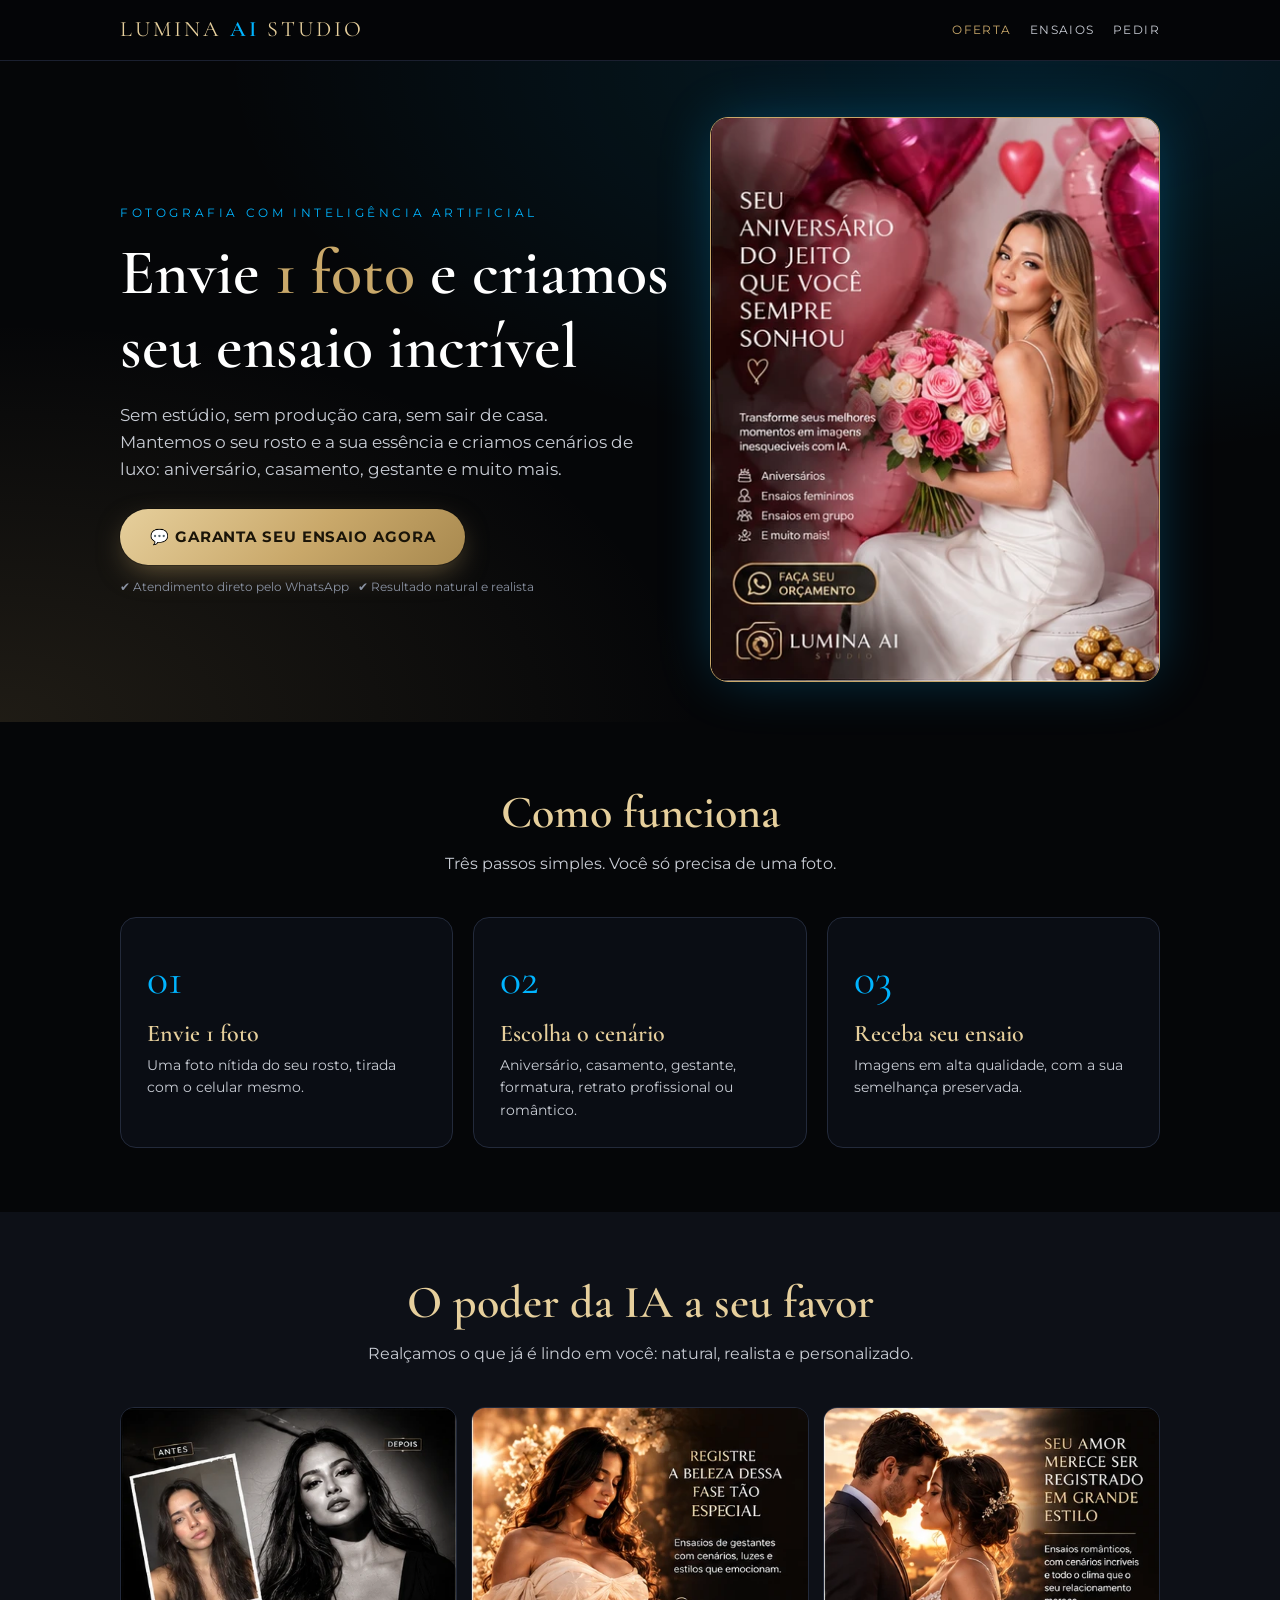
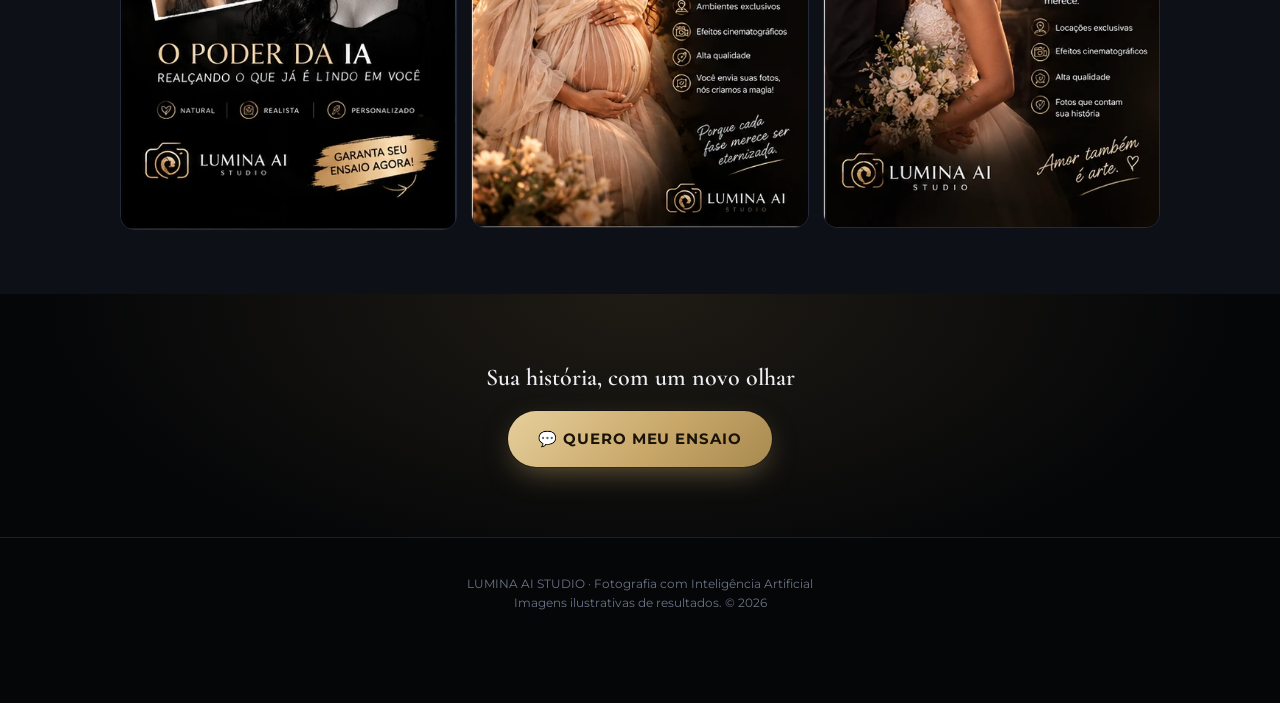
<file: lumina-ai/index.html>
<!doctype html><html lang="pt-BR"><head><meta charset="utf-8"><meta name="viewport" content="width=device-width,initial-scale=1">
<title>Lumina AI Studio | Seu ensaio com Inteligência Artificial</title><meta name="description" content="Envie 1 foto e criamos seu ensaio com Inteligência Artificial. Aniversário, casamento, gestante e mais.">
<link rel="preconnect" href="https://fonts.googleapis.com"><link href="https://fonts.googleapis.com/css2?family=Cormorant+Garamond:wght@500;600&family=Montserrat:wght@400;500;700&display=swap" rel="stylesheet">
<link rel="stylesheet" href="style.css">
<!-- META PIXEL: cole aqui o código do seu Pixel (fbq('init','SEU_ID'); fbq('track','PageView');) -->
</head><body>
<header><div class="wrap"><a class="logo" href="index.html">LUMINA <b>AI</b> STUDIO</a>
<nav><a href="index.html" class="on">Oferta</a><a href="ensaios.html" class="">Ensaios</a><a href="pedido.html" class="">Pedir</a></nav></div></header>
<div class="hero"><div class="wrap"><div>
<p class="eyebrow">Fotografia com Inteligência Artificial</p>
<h1>Envie <em>1 foto</em> e criamos seu ensaio incrível</h1>
<p class="sub">Sem estúdio, sem produção cara, sem sair de casa. Mantemos o seu rosto e a sua essência e criamos cenários de luxo: aniversário, casamento, gestante e muito mais.</p>
<a class="btn wa" href="pedido.html" onclick="window.fbq&&fbq('track','InitiateCheckout')">Garanta seu ensaio agora</a>
<p class="note">✔ Atendimento direto pelo WhatsApp &nbsp; ✔ Resultado natural e realista</p>
</div><div class="frame"><img src="img/foto_2.png" alt="Ensaio de aniversário feito com IA" fetchpriority="high"></div></div></div>
<section><div class="wrap"><h2>Como funciona</h2><p class="lead">Três passos simples. Você só precisa de uma foto.</p>
<div class="grid3"><div class="card"><div class="n">01</div><h3>Envie 1 foto</h3><p>Uma foto nítida do seu rosto, tirada com o celular mesmo.</p></div>
<div class="card"><div class="n">02</div><h3>Escolha o cenário</h3><p>Aniversário, casamento, gestante, formatura, retrato profissional ou romântico.</p></div>
<div class="card"><div class="n">03</div><h3>Receba seu ensaio</h3><p>Imagens em alta qualidade, com a sua semelhança preservada.</p></div></div></div></section>
<section class="alt"><div class="wrap"><h2>O poder da IA a seu favor</h2><p class="lead">Realçamos o que já é lindo em você: natural, realista e personalizado.</p>
<div class="gal"><img src="img/foto_5.png" alt="Antes e depois" loading="lazy"><img src="img/foto_3.png" alt="Ensaio gestante" loading="lazy"><img src="img/foto_6.png" alt="Ensaio de casal" loading="lazy"></div></div></section>
<div class="cta"><h2>Sua história, com um novo olhar</h2><a class="btn wa" href="pedido.html" onclick="window.fbq&&fbq('track','InitiateCheckout')">Quero meu ensaio</a></div><div class="bar"><a class="btn wa" href="pedido.html" onclick="window.fbq&&fbq('track','InitiateCheckout')">Garanta seu ensaio</a></div>
<footer>LUMINA AI STUDIO · Fotografia com Inteligência Artificial<br>Imagens ilustrativas de resultados. © 2026</footer></body></html>
</file>
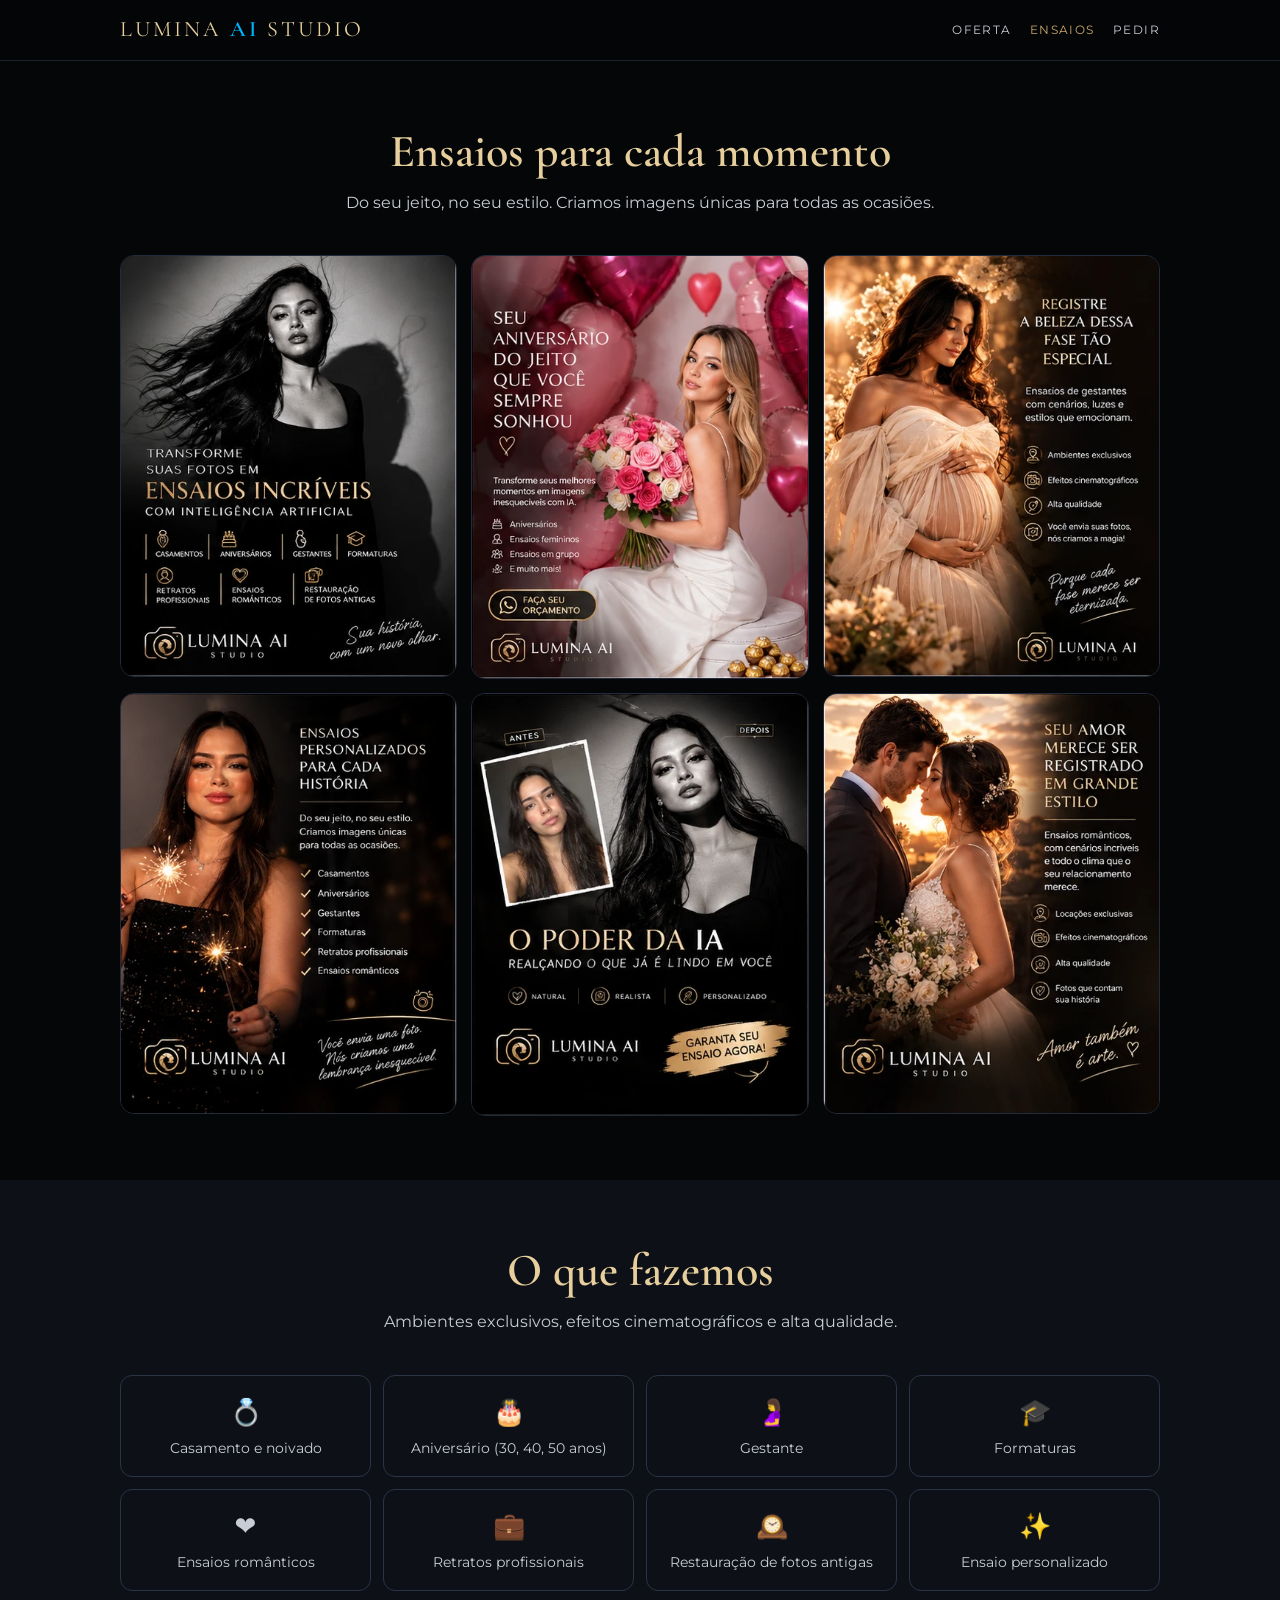
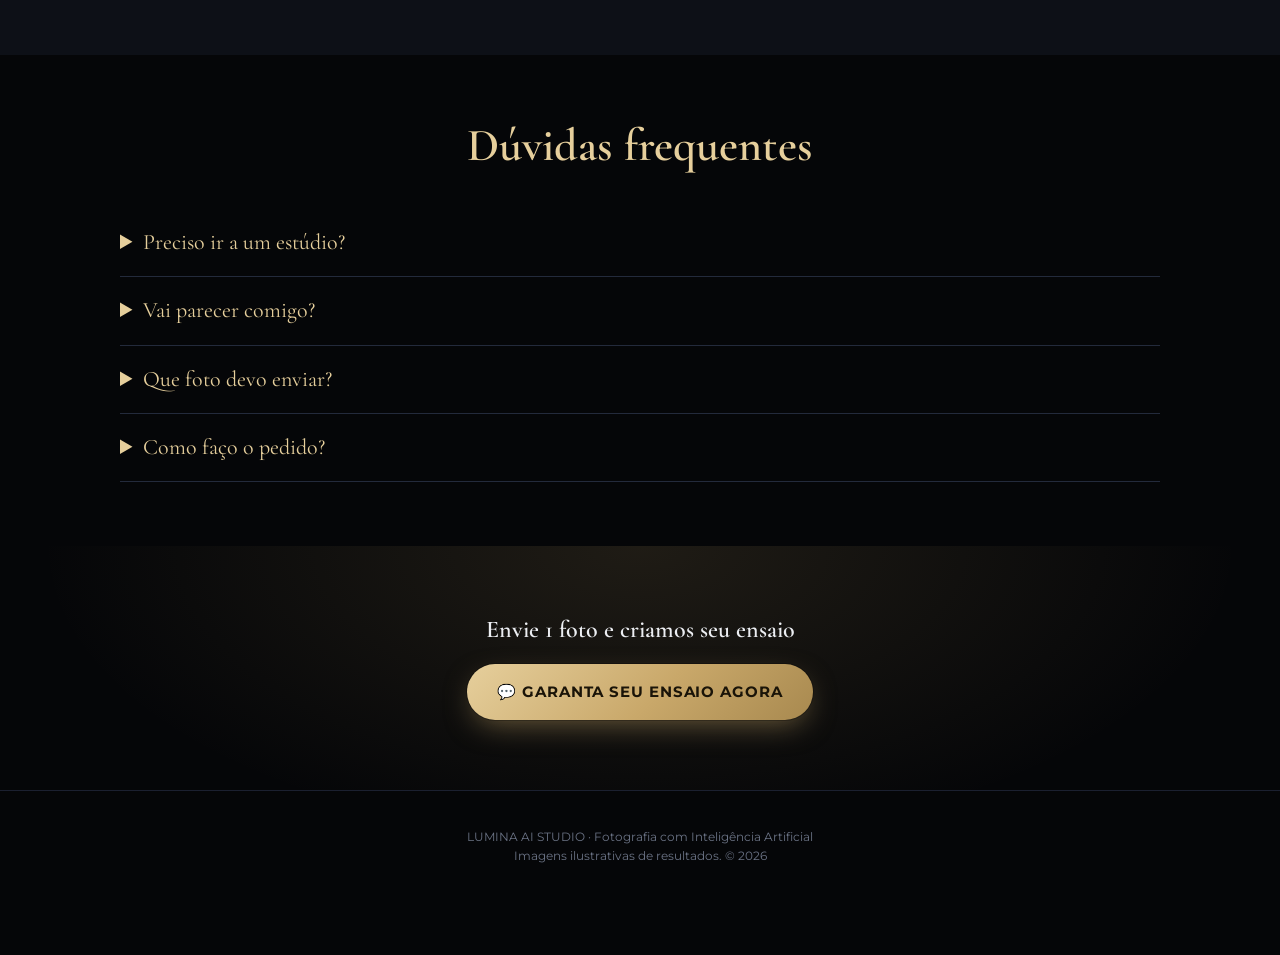
<file: lumina-ai/ensaios.html>
<!doctype html><html lang="pt-BR"><head><meta charset="utf-8"><meta name="viewport" content="width=device-width,initial-scale=1">
<title>Ensaios | Lumina AI Studio</title><meta name="description" content="Envie 1 foto e criamos seu ensaio com Inteligência Artificial. Aniversário, casamento, gestante e mais.">
<link rel="preconnect" href="https://fonts.googleapis.com"><link href="https://fonts.googleapis.com/css2?family=Cormorant+Garamond:wght@500;600&family=Montserrat:wght@400;500;700&display=swap" rel="stylesheet">
<link rel="stylesheet" href="style.css">
<!-- META PIXEL: cole aqui o código do seu Pixel (fbq('init','SEU_ID'); fbq('track','PageView');) -->
</head><body>
<header><div class="wrap"><a class="logo" href="index.html">LUMINA <b>AI</b> STUDIO</a>
<nav><a href="index.html" class="">Oferta</a><a href="ensaios.html" class="on">Ensaios</a><a href="pedido.html" class="">Pedir</a></nav></div></header>
<section><div class="wrap"><h2>Ensaios para cada momento</h2><p class="lead">Do seu jeito, no seu estilo. Criamos imagens únicas para todas as ocasiões.</p>
<div class="gal"><img src="img/foto_1.png" alt="Ensaio em preto e branco" loading="lazy"><img src="img/foto_2.png" alt="Aniversário" loading="lazy"><img src="img/foto_3.png" alt="Gestante" loading="lazy"><img src="img/foto_4.png" alt="Ensaio personalizado" loading="lazy"><img src="img/foto_5.png" alt="Antes e depois" loading="lazy"><img src="img/foto_6.png" alt="Casal" loading="lazy"></div></div></section>
<section class="alt"><div class="wrap"><h2>O que fazemos</h2><p class="lead">Ambientes exclusivos, efeitos cinematográficos e alta qualidade.</p>
<div class="svc"><div><span>💍</span>Casamento e noivado</div><div><span>🎂</span>Aniversário (30, 40, 50 anos)</div><div><span>🤰</span>Gestante</div><div><span>🎓</span>Formaturas</div><div><span>❤️</span>Ensaios românticos</div><div><span>💼</span>Retratos profissionais</div><div><span>🕰️</span>Restauração de fotos antigas</div><div><span>✨</span>Ensaio personalizado</div></div></div></section>
<section><div class="wrap faq"><h2>Dúvidas frequentes</h2><br>
<details><summary>Preciso ir a um estúdio?</summary><p>Não. Você envia 1 foto pelo WhatsApp e nós criamos tudo com Inteligência Artificial.</p></details>
<details><summary>Vai parecer comigo?</summary><p>Sim. O foco é manter a sua identidade e semelhança, com pele natural e resultado realista.</p></details>
<details><summary>Que foto devo enviar?</summary><p>Uma foto nítida, com boa luz e o rosto bem visível. Quanto melhor a foto, melhor o resultado.</p></details>
<details><summary>Como faço o pedido?</summary><p>Clique no botão, preencha seu nome e o tipo de ensaio e finalize pelo WhatsApp.</p></details></div></section>
<div class="cta"><h2>Envie 1 foto e criamos seu ensaio</h2><a class="btn wa" href="pedido.html" onclick="window.fbq&&fbq('track','InitiateCheckout')">Garanta seu ensaio agora</a></div><div class="bar"><a class="btn wa" href="pedido.html" onclick="window.fbq&&fbq('track','InitiateCheckout')">Garanta seu ensaio</a></div>
<footer>LUMINA AI STUDIO · Fotografia com Inteligência Artificial<br>Imagens ilustrativas de resultados. © 2026</footer></body></html>
</file>
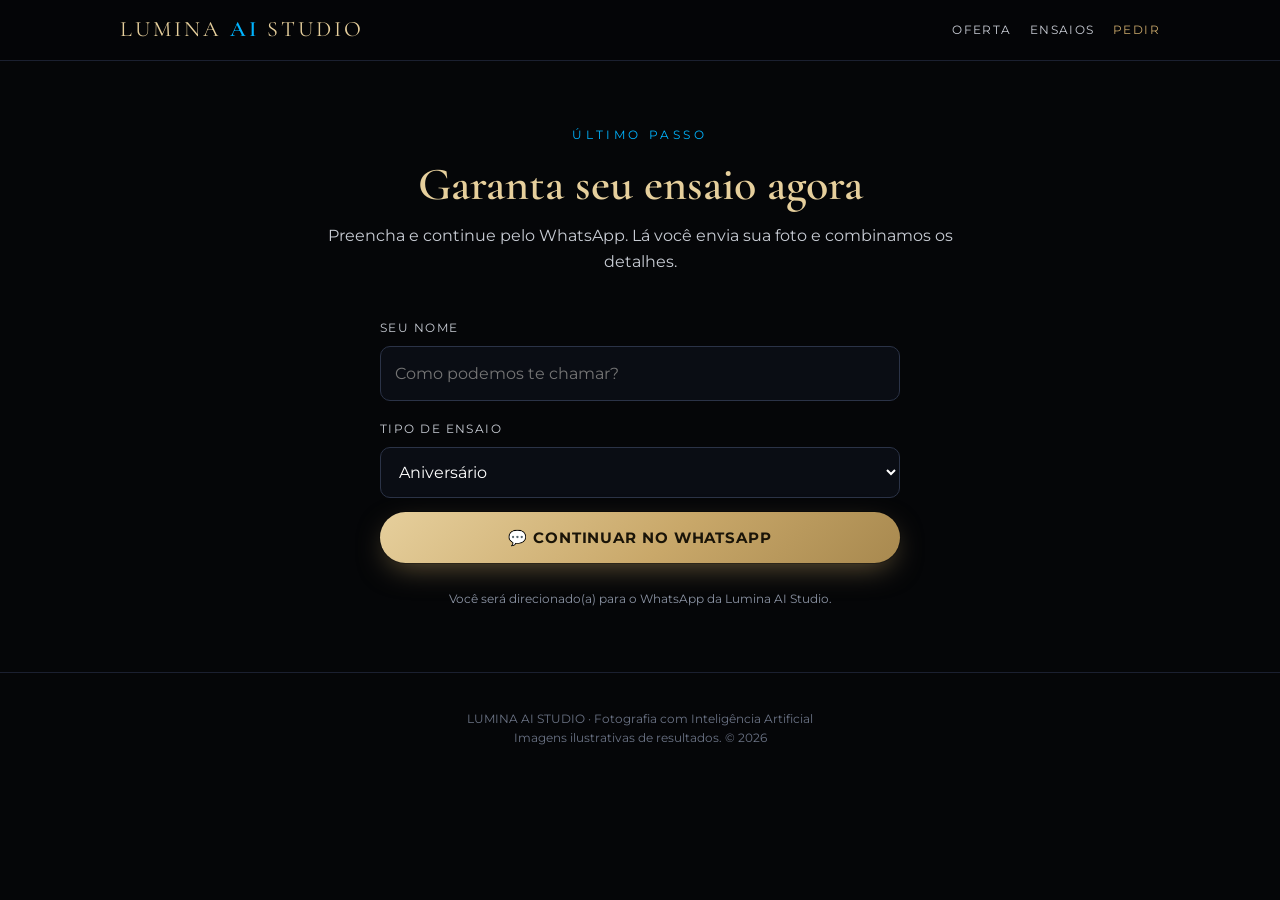
<file: lumina-ai/pedido.html>
<!doctype html><html lang="pt-BR"><head><meta charset="utf-8"><meta name="viewport" content="width=device-width,initial-scale=1">
<title>Faça seu pedido | Lumina AI Studio</title><meta name="description" content="Envie 1 foto e criamos seu ensaio com Inteligência Artificial. Aniversário, casamento, gestante e mais.">
<link rel="preconnect" href="https://fonts.googleapis.com"><link href="https://fonts.googleapis.com/css2?family=Cormorant+Garamond:wght@500;600&family=Montserrat:wght@400;500;700&display=swap" rel="stylesheet">
<link rel="stylesheet" href="style.css">
<!-- META PIXEL: cole aqui o código do seu Pixel (fbq('init','SEU_ID'); fbq('track','PageView');) -->
</head><body>
<header><div class="wrap"><a class="logo" href="index.html">LUMINA <b>AI</b> STUDIO</a>
<nav><a href="index.html" class="">Oferta</a><a href="ensaios.html" class="">Ensaios</a><a href="pedido.html" class="on">Pedir</a></nav></div></header>
<section><div class="wrap"><p class="eyebrow" style="text-align:center">Último passo</p><h2>Garanta seu ensaio agora</h2>
<p class="lead">Preencha e continue pelo WhatsApp. Lá você envia sua foto e combinamos os detalhes.</p>
<form id="f"><div><label>Seu nome</label><input id="nome" required placeholder="Como podemos te chamar?"></div>
<div><label>Tipo de ensaio</label><select id="tipo"><option>Aniversário</option><option>Casamento / Noivado</option><option>Gestante</option><option>Formatura</option><option>Ensaio romântico</option><option>Retrato profissional</option><option>Restauração de foto antiga</option><option>Outro</option></select></div>
<button class="btn wa" type="submit">Continuar no WhatsApp</button>
<p class="note" style="text-align:center">Você será direcionado(a) para o WhatsApp da Lumina AI Studio.</p></form></div></section>
<script>
document.getElementById('f').addEventListener('submit',function(e){e.preventDefault();
var n=document.getElementById('nome').value.trim(),t=document.getElementById('tipo').value;
var m='Olá! Meu nome é '+n+' e quero um ensaio de '+t+' com IA. Vou enviar minha foto!';
try{window.fbq&&(fbq('track','Lead'),fbq('track','Contact'))}catch(x){}
window.location.href='https://wa.me/5516982116907?text='+encodeURIComponent(m);});
</script><div class="bar" style="display:none!important"><a class="btn wa" href="pedido.html" onclick="window.fbq&&fbq('track','InitiateCheckout')">Garanta seu ensaio</a></div>
<footer>LUMINA AI STUDIO · Fotografia com Inteligência Artificial<br>Imagens ilustrativas de resultados. © 2026</footer></body></html>
</file>
<file: lumina-ai/style.css>
:root{--bg:#050608;--bg2:#0d1017;--gold:#C9A86A;--gold2:#e6cf9c;--blue:#00B4FF;--silver:#c8ccd4;--txt:#eceef2}
*{box-sizing:border-box;margin:0;padding:0}
html{scroll-behavior:smooth}
html,body{overflow-x:hidden}body{background:var(--bg);color:var(--txt);font-family:'Montserrat',system-ui,sans-serif;line-height:1.6;-webkit-font-smoothing:antialiased}
h1,h2,h3{font-family:'Cormorant Garamond',Georgia,serif;font-weight:600;line-height:1.15}
a{color:inherit;text-decoration:none}
img{max-width:100%;display:block}
.wrap{max-width:1080px;margin:0 auto;padding:0 20px}
header{position:sticky;top:0;z-index:20;background:rgba(5,6,8,.9);backdrop-filter:blur(8px);border-bottom:1px solid #1b2030}
header .wrap{display:flex;align-items:center;justify-content:space-between;height:60px}
.logo{font-family:'Cormorant Garamond',serif;font-size:22px;letter-spacing:.14em;color:var(--gold2)}
.logo b{color:var(--blue);font-weight:600}
nav{display:flex;gap:18px;font-size:12px;letter-spacing:.12em;text-transform:uppercase;color:var(--silver)}
nav a:hover,nav a.on{color:var(--gold)}
.btn{display:inline-block;background:linear-gradient(135deg,#e6cf9c,#C9A86A 55%,#a8894f);color:#1a1408;font-weight:700;letter-spacing:.06em;padding:16px 30px;border-radius:999px;font-size:15px;text-transform:uppercase;box-shadow:0 0 0 1px #0004,0 10px 30px -8px #C9A86A88;transition:transform .2s;border:0;cursor:pointer;font-family:inherit}
.btn:hover{transform:translateY(-2px)}
.btn.wa::before{content:"💬 "}
.eyebrow{color:var(--blue);font-size:12px;letter-spacing:.3em;text-transform:uppercase;margin-bottom:14px}
.hero{padding:56px 0 40px;background:radial-gradient(800px 400px at 80% 0,#00b4ff22,transparent),radial-gradient(700px 400px at 0 100%,#c9a86a22,transparent)}
.hero .wrap{display:grid;grid-template-columns:1.1fr .9fr;gap:40px;align-items:center}
.hero h1{font-size:clamp(36px,6vw,64px);color:#fff}
.hero h1 em{color:var(--gold);font-style:normal}
.hero p.sub{margin:18px 0 26px;color:var(--silver);font-size:17px;max-width:520px}
.hero .frame{border:1px solid var(--gold);border-radius:18px;overflow:hidden;box-shadow:0 0 60px -10px #00b4ff55}
.note{font-size:12px;color:#8b93a3;margin-top:12px}
section{padding:64px 0}
section h2{font-size:clamp(30px,4.5vw,46px);text-align:center;color:var(--gold2);margin-bottom:12px}
section .lead{text-align:center;color:var(--silver);max-width:640px;margin:0 auto 40px}
.alt{background:var(--bg2)}
.grid3{display:grid;grid-template-columns:repeat(3,1fr);gap:20px}
.card{background:#0a0d14;border:1px solid #232a3b;border-radius:16px;padding:26px}
.card .n{font-family:'Cormorant Garamond',serif;font-size:44px;color:var(--blue)}
.card h3{font-size:24px;color:var(--gold2);margin:6px 0}
.card p{color:var(--silver);font-size:14px}
.gal{display:grid;grid-template-columns:repeat(3,1fr);gap:14px}
.gal img{border-radius:14px;border:1px solid #232a3b;width:100%}
.svc{display:grid;grid-template-columns:repeat(4,1fr);gap:12px}
.svc div{border:1px solid #2b3347;border-radius:12px;padding:16px;text-align:center;font-size:14px;color:var(--silver)}
.svc div span{display:block;font-size:26px;margin-bottom:4px}
.cta{text-align:center;padding:70px 20px;background:radial-gradient(600px 300px at 50% 0,#c9a86a22,transparent)}
.cta h2{margin-bottom:20px}
.faq details{border-bottom:1px solid #232a3b;padding:16px 0}
.faq summary{cursor:pointer;color:var(--gold2);font-family:'Cormorant Garamond',serif;font-size:22px}
.faq p{color:var(--silver);margin-top:8px;font-size:15px}
form{max-width:520px;margin:0 auto;display:grid;gap:14px}
label{font-size:12px;letter-spacing:.12em;text-transform:uppercase;color:var(--silver)}
input,select{width:100%;background:#0a0d14;border:1px solid #2b3347;border-radius:10px;padding:14px;color:#fff;font:inherit;margin-top:6px}
input:focus,select:focus{outline:2px solid var(--blue)}
.bar{position:fixed;left:0;right:0;bottom:0;z-index:30;padding:10px 16px;background:#050608ee;border-top:1px solid #C9A86A66;display:none;text-align:center}
.bar .btn{width:100%;padding:14px}
footer{padding:36px 20px 90px;text-align:center;color:#6b7385;font-size:12px;border-top:1px solid #1b2030}
@media(max-width:820px){.hero .wrap>*,.grid3>*{min-width:0}nav a:first-child{display:none}nav{font-size:11px}.hero .wrap,.grid3{grid-template-columns:minmax(0,1fr)}.svc{grid-template-columns:1fr 1fr}.gal{grid-template-columns:1fr 1fr}nav{gap:10px}.bar{display:block}header .logo{font-size:17px}}
</file>
